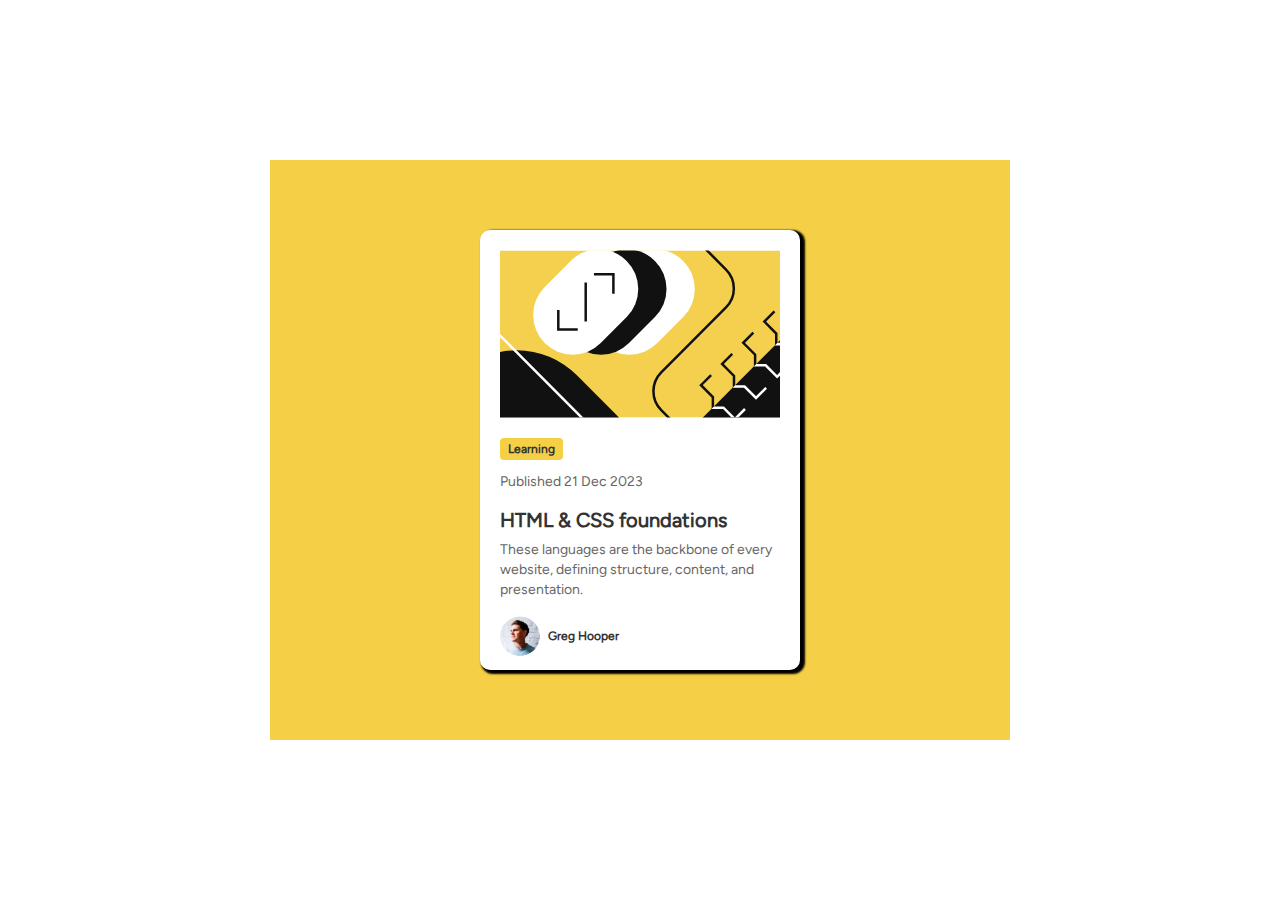
<file: blog-preview-card/index.html>
<!DOCTYPE html>
<html lang="en">
  <head>
    <meta charset="UTF-8" />
    <meta name="viewport" content="width=device-width, initial-scale=1.0" />
    <link rel="icon" href="./images/favicon-32x32.png" type="image">
    <title>Blog Preview Card</title>
    <link rel="stylesheet" href="./style.css">
  </head>
  <body>
    <div class="container">
      <div class="card-container">
        <div class="card-header">
          <img src="./images/illustration-article.svg" alt="Blog Icon" />
        </div>

        <div class="blog-content">
          <span class="label">Learning</span>
          <p>Published 21 Dec 2023</p>
          <h2>HTML & CSS foundations</h2>
          <p>
            These languages are the backbone of every website, defining
            structure, content, and presentation.
          </p>
          <div class="author">
            <img src="./images/image-avatar.webp" alt="Author Avatar" />
            <span>Greg Hooper</span>
          </div>
        </div>
      </div>
    </div>
  </body>
</html>
</file>
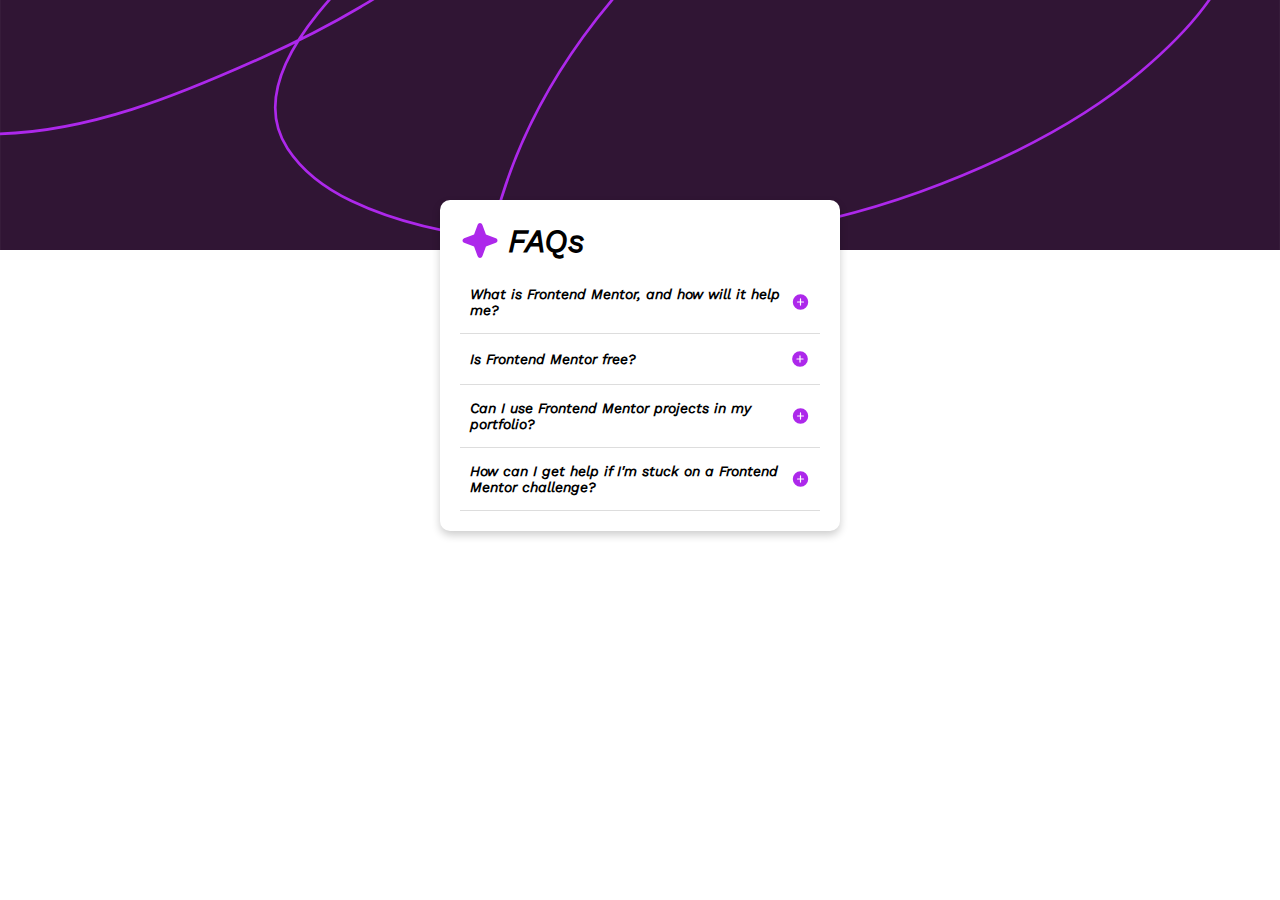
<file: faq-accordion/index.html>
<!DOCTYPE html>
<html lang="en">
<head>
  <meta charset="UTF-8">
  <meta name="viewport" content="width=device-width, initial-scale=1.0">
  <title>FAQ Accordion</title>
  <link rel="stylesheet" href="./style.css">
</head>
<body>
  <div class="faq-header">
  </div>

  <div class="faq-container">
    <div class="faq-star">
      <img src="./images/icon-star.svg" alt="">
      <h1> FAQs</h1>
    </div>
    <div class="faq-item">
      <div class="faq-question">
        <span>What is Frontend Mentor, and how will it help me?</span>
        <img src="./images/icon-plus.svg" alt="Toggle Icon" class="toggle-icon">
      </div>
      <div class="faq-answer">
        Frontend Mentor offers realistic coding challenges to help developers improve their 
        frontend coding skills with projects in HTML, CSS, and JavaScript. It's suitable for 
        all levels and ideal for portfolio building.
      </div>
    </div>


    <div class="faq-item">
      <div class="faq-question">
        <span>Is Frontend Mentor free?</span>
        <img src="./images/icon-plus.svg" alt="Toggle Icon" class="toggle-icon">
      </div>
      <div class="faq-answer">
        Yes, Frontend Mentor offers both free and premium coding challenges, with the free 
  option providing access to a range of projects suitable for all skill levels.
      </div>
    </div>


    <div class="faq-item">
      <div class="faq-question">
        <span>Can I use Frontend Mentor projects in my portfolio?</span>
        <img src="./images/icon-plus.svg" alt="Toggle Icon" class="toggle-icon">
      </div>
      <div class="faq-answer">
        Yes, you can use projects completed on Frontend Mentor in your portfolio. It's an excellent
  way to showcase your skills to potential employers!
      </div>
    </div>

    <div class="faq-item">
      <div class="faq-question">
        <span>How can I get help if I'm stuck on a Frontend Mentor challenge?</span>
        <img src="./images/icon-plus.svg" alt="Toggle Icon" class="toggle-icon">
      </div>
      <div class="faq-answer">
        The best place to get help is inside Frontend Mentor's Discord community. There's a help 
        channel where you can ask questions and seek support from other community members.
      </div>
  </div>


  <script src="./script.js"></script>
</body>
</html>
</file>
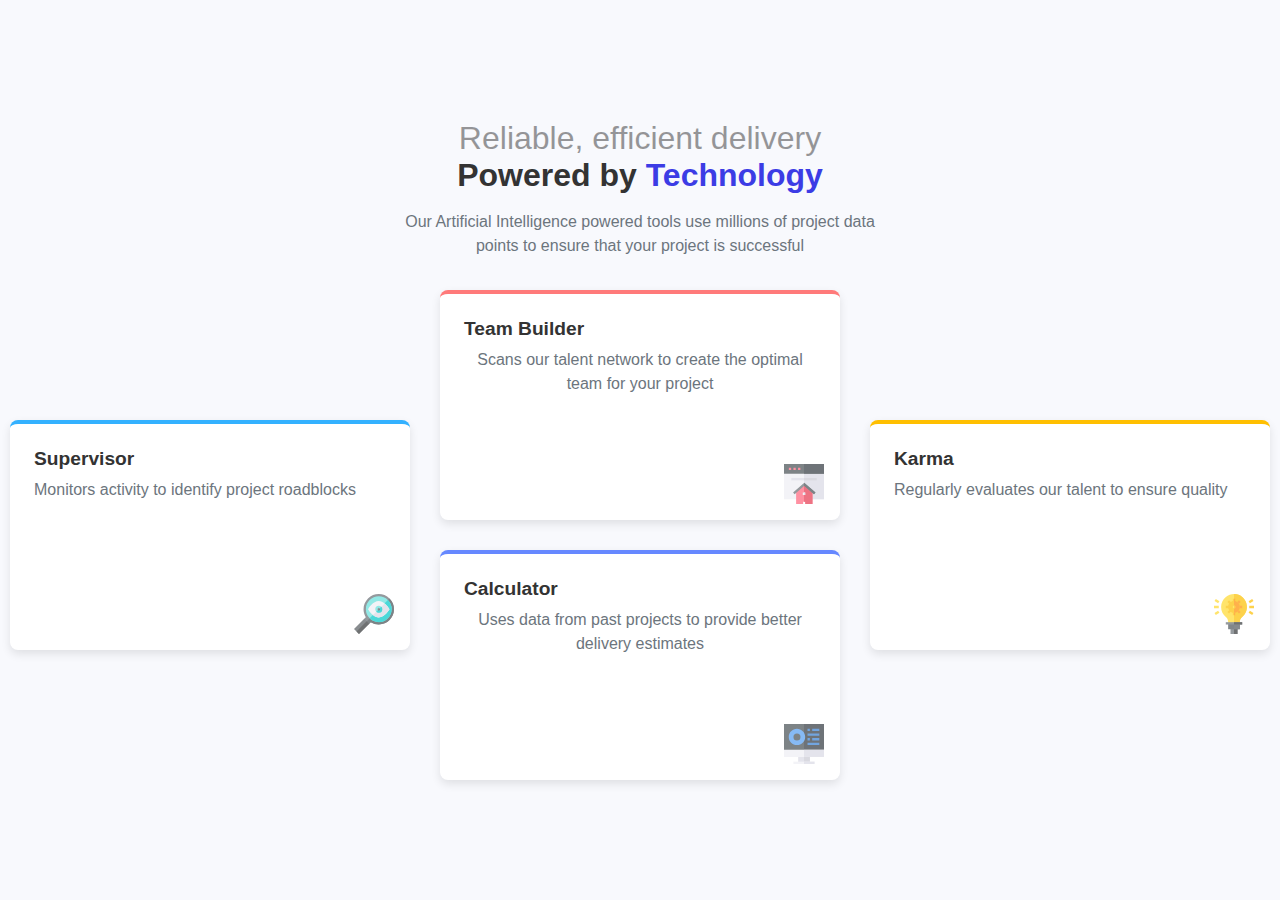
<file: four-card/index.html>
<!DOCTYPE html>
<html lang="en">
  <head>
    <meta charset="UTF-8" />
    <meta name="viewport" content="width=device-width, initial-scale=1.0" />
    <title>Four card feature section</title>
    <link
      rel="icon"
      type="image/png"
      sizes="32x32"
      href="./images/favicon-32x32.png"
    />
    <link rel="stylesheet" href="./style.css" />
  </head>
  <body>
    <div class="container">
      <div class="title">
        <h2>Reliable, efficient delivery</h2>
        <h1>
          <strong>Powered by <span>Technology</span></strong>
        </h1>
        <p>
          Our Artificial Intelligence powered tools use millions of project data
          points to ensure that your project is successful
        </p>
      </div>

      <div class="cards">
        <div class="card supervisor">
          <h3>Supervisor</h3>
          <p>Monitors activity to identify project roadblocks</p>
          <img src="./images/icon-supervisor.svg" alt="Magnifying Glass Icon" />
        </div>

        <div class="simple-card">
          <div class="card team-builder">
            <h3>Team Builder</h3>
            <p>
              Scans our talent network to create the optimal team for your
              project
            </p>
            <img src="./images/icon-team-builder.svg" alt="Team Builder Icon" />
          </div>

          <div class="card calculator">
            <h3>Calculator</h3>
            <p>
              Uses data from past projects to provide better delivery estimates
            </p>
            <img src="./images/icon-calculator.svg" alt="Calculator Icon" />
          </div>
        </div>

        <div class="card karma">
          <h3>Karma</h3>
          <p>Regularly evaluates our talent to ensure quality</p>
          <img src="./images/icon-karma.svg" alt="Light Bulb Icon" />
        </div>
      </div>
    </div>
  </body>
</html>
</file>
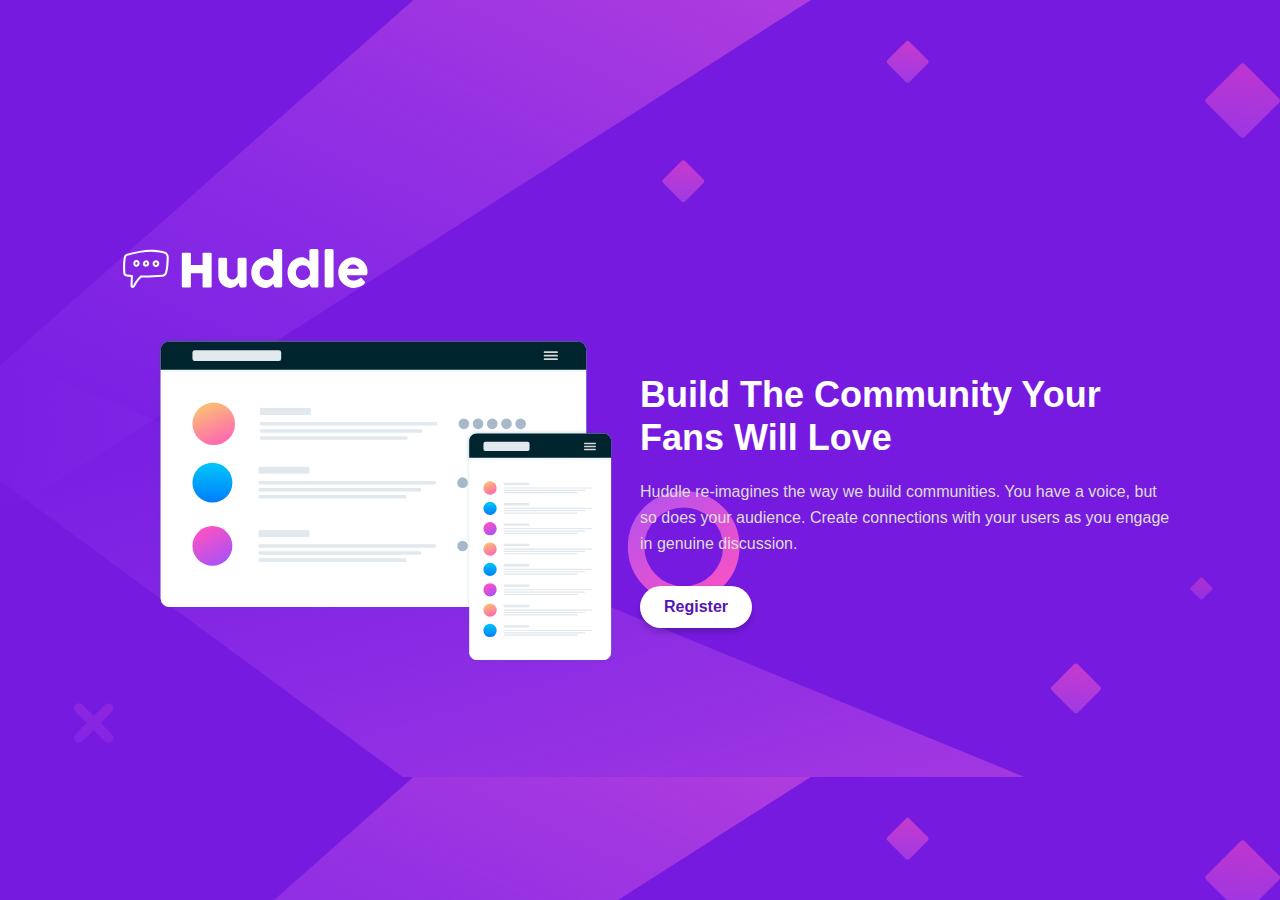
<file: huddle-landing-page/index.html>
<!DOCTYPE html>
<html lang="en">
<head>
    <meta charset="UTF-8">
    <meta name="viewport" content="width=device-width, initial-scale=1.0">
    <title> huddle landing page with single introductory section</title>
    <link rel="icon" type="image/png" sizes="32x32" href="./images/favicon-32x32.png">
    <link rel="stylesheet" href="./style.css">
</head>
<body>
   
    <div class="container">
       
        <div class="header-logo">
            <span><img src="./images/logo.svg" alt="logo.svg"></span>
        </div>
        <div class="content">
            <div class="image-section">
                <img src="./images/illustration-mockups.svg" alt="Community Preview">
            </div>
            <div class="text-section">
              <h1>Build The Community Your Fans Will Love</h1>
              <p>
                  Huddle re-imagines the way we build communities. You have a voice, but so does your audience. 
                  Create connections with your users as you engage in genuine discussion.
              </p>
              <button>Register</button>
          </div>

        </div>
    </div>
</body>
</html>
</file>
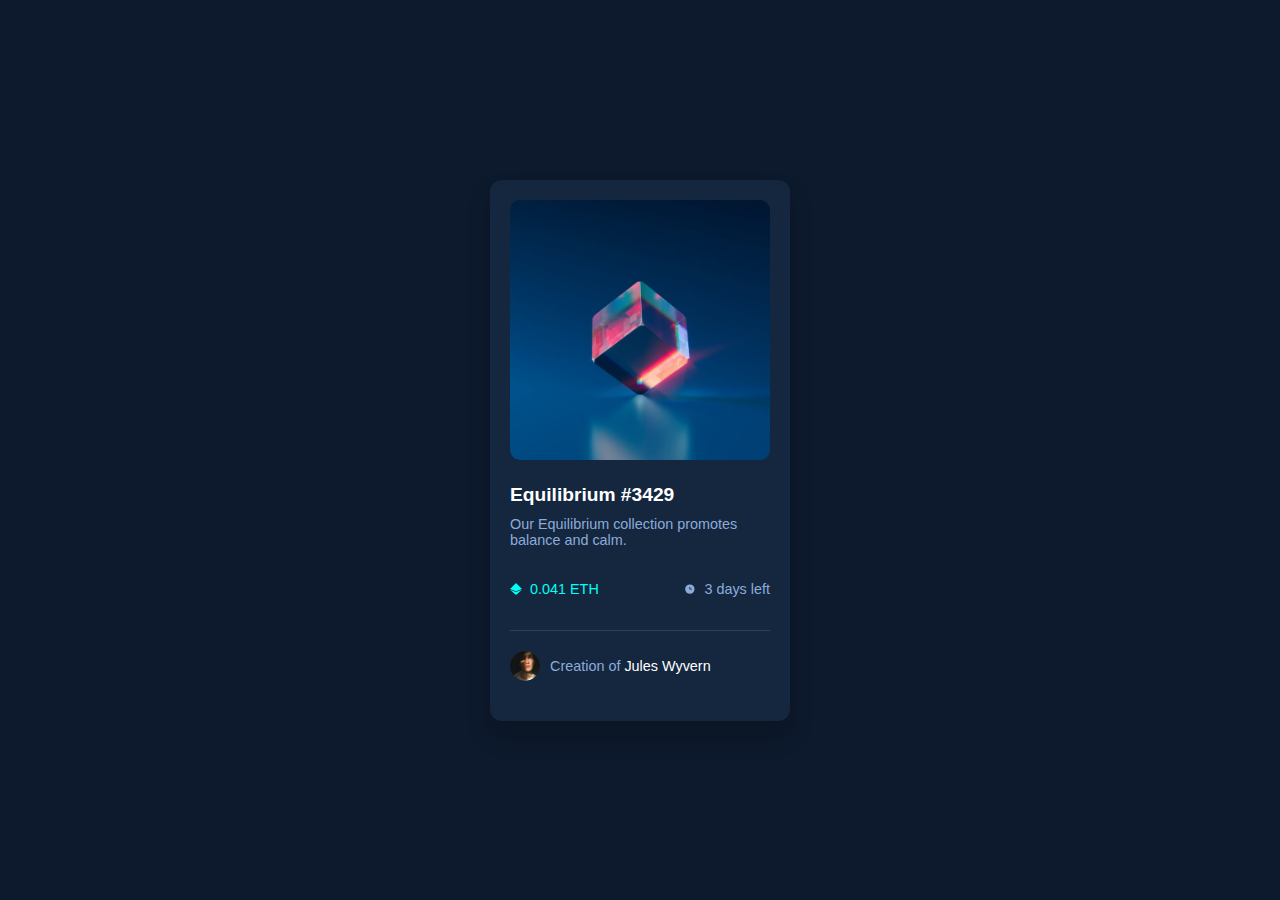
<file: nft-preview card /index.html>
<!DOCTYPE html>
<html lang="en">
<head>
    <meta charset="UTF-8">
    <meta name="viewport" content="width=device-width, initial-scale=1.0">
    <title>NFT Card</title>
    <link rel="icon" href="./images/favicon-32x32.png">
    <link rel="stylesheet" href="./style.css">
</head>
<body>
    <div class="card">
        <img src="./images/image-equilibrium.jpg" alt="NFT Image">
        <div class="title">Equilibrium #3429</div>
        <div class="description">
            Our Equilibrium collection promotes balance and calm.
        </div>
        <div class="info">
            <div class="price">
                <img src="./images/icon-ethereum.svg" alt="ETH Icon">
                0.041 ETH
            </div>
            <div class="time">
                <img src="./images/icon-clock.svg" alt="Clock Icon">
                3 days left
            </div>
        </div>
        <div class="creator">
            <img src="./images/image-avatar.png" alt="Creator">
            <p>Creation of <span>Jules Wyvern</span></p>
        </div>
    </div>
</body>
</html>
</file>
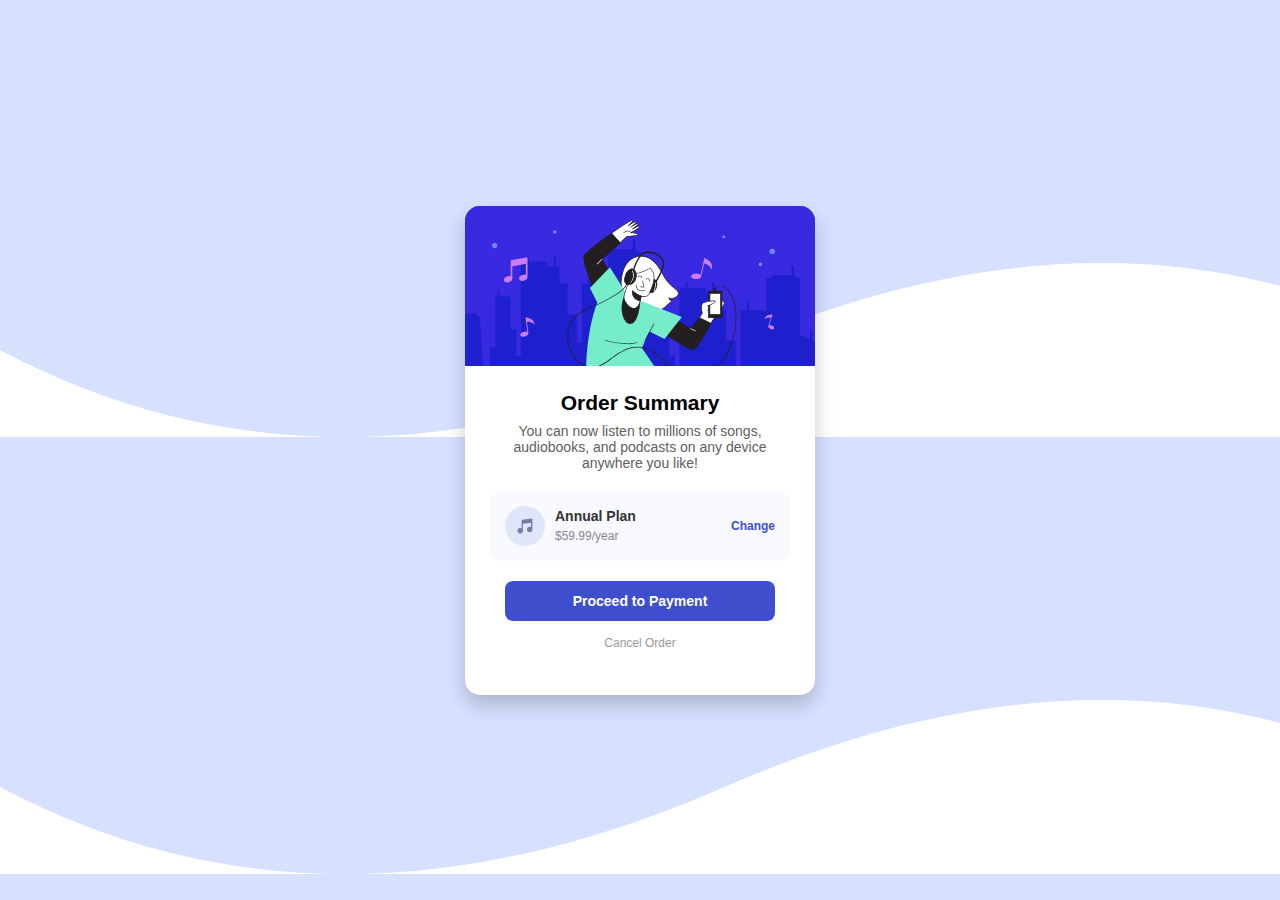
<file: order-summary-component/index.html>
<!DOCTYPE html>
<html lang="en">
<head>
    <meta charset="UTF-8">
    <meta name="viewport" content="width=device-width, initial-scale=1.0">
    <link rel="icon" type="image/png" sizes="32x32" href="./images/favicon-32x32.png">
    <title> Order summary card</title>
    <style>
        /* Reset basic margin and padding */
        * {
            margin: 0;
            padding: 0;
            box-sizing: border-box;
            font-family: Arial, sans-serif;
        }

        body {
            background-image: url('./images/pattern-background-desktop.svg');
            display: flex;
            justify-content: center;
            align-items: center;
            height: 100vh;
        }

        .container {
            background-color: #fff;
            width: 350px;
            border-radius: 15px;
            box-shadow: 0 10px 20px rgba(0, 0, 0, 0.2);
            text-align: center;
            overflow: hidden;
        }

        .header {
            background-color: #3E4ECC;
            /* padding: 30px 20px; */
            position: relative;
            height:160px;
        }

        .header img {
            width: 100%;
            height: 160px;
            /* margin: auto; */
        }

        .header::after {
            content: "";
            background: url("https://i.imgur.com/Xf6yx9g.png") no-repeat;
            background-size: contain;
            position: absolute;
            top: 10px;
            left: 50%;
            transform: translateX(-50%);
            width: 150px;
            height: 150px;
        }

        .header h1 {
            color: white;
            font-size: 28px;
            margin-top: 15px;
        }

        .order-content {
            padding: 25px;
            font-size: 14px;
            color: #606060;
        }
        .order-content h2 {
            color: #000000;
            margin-bottom: 8px;
        }

        .plan-box {
            display: flex;
            align-items: center;
            justify-content: space-between;
            background: #F9FAFF;
            border-radius: 10px;
            padding: 15px;
            margin: 20px 0;
        }

        .plan-box img {
            width: 40px;
            margin-right: 10px;
        }

        .plan-box .details {
            text-align: left;
        }

        .plan-box .details h4 {
            font-weight: 600;
            color: #333;
            margin-bottom: 5px;
        }

        .plan-box .details p {
            color: #888;
            font-size: 12px;
        }

        .plan-box a {
            color: #3E4ECC;
            text-decoration: none;
            font-weight: 600;
            font-size: 12px;
        }

        .btn {
            display: block;
            background-color: #3E4ECC;
            color: #fff;
            text-decoration: none;
            padding: 12px 0;
            border-radius: 8px;
            font-weight: 600;
            margin: 15px auto;
            width: 90%;
            text-align: center;
        }

        .btn:hover {
            background-color: #2C3A9E;
        }

        .cancel {
            color: #999;
            text-decoration: none;
            font-size: 12px;
            margin: 10px 0 20px;
            display: block;
        }

        .cancel:hover {
            color: #666;
        }
    </style>
</head>
<body>
    <div class="container">
        <!-- Top header -->
        <div class="header">
            <img src="./images/illustration-hero.svg" alt="Music Illustration">
        </div>

        <!-- Order Summary -->
        <div class="order-content">
            <h2>Order Summary</h2>
            <p>
                You can now listen to millions of songs, audiobooks, and podcasts on any device anywhere you like!
            </p>

            <div class="plan-box">
                <div style="display: flex; align-items: center;">
                    <img src="./images/icon-music.svg" alt="Music Icon">
                    <div class="details">
                        <h4>Annual Plan</h4>
                        <p>$59.99/year</p>
                    </div>
                </div>
                <a href="#">Change</a>
            </div>

            <a href="#" class="btn">Proceed to Payment</a>
            <a href="#" class="cancel">Cancel Order</a>
        </div>
    </div>
</body>
</html>
</file>
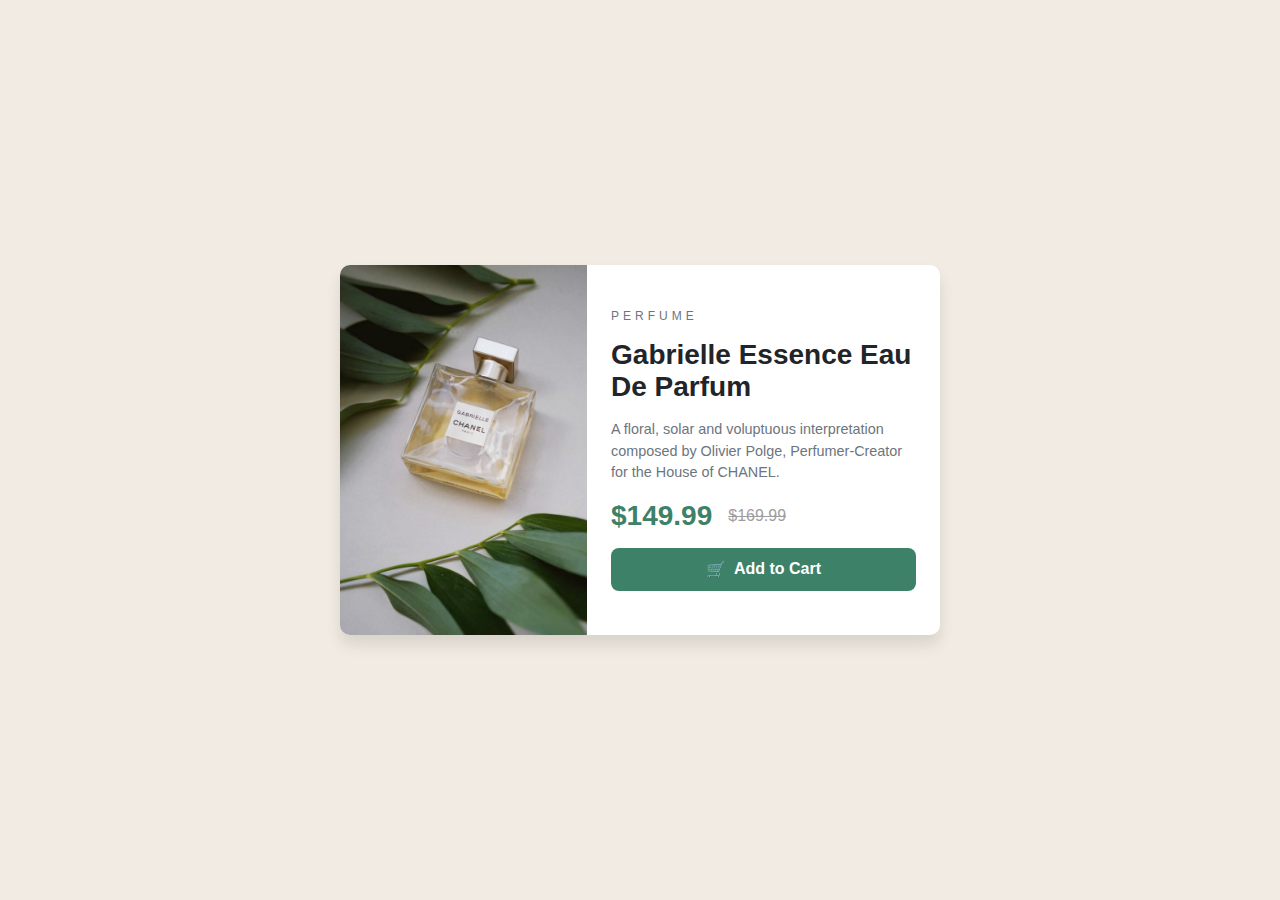
<file: product-preview-card/index.html>
<!DOCTYPE html>
<html lang="en">
<head>
    <meta charset="UTF-8">
    <meta name="viewport" content="width=device-width, initial-scale=1.0">
    <title>product preview card component</title>
    <link rel="icon" type="image/png" sizes="32x32" href="./images/favicon-32x32.png">
    <link rel="stylesheet" href="./style.css">
</head>
<body>
    <div class="card">
        <div class="card-image">
            <img src="./images/image-product-desktop.jpg" alt="Perfume Bottle">
        </div>
        <div class="card-content">
            <span class="product-category">Perfume</span>
            <h1 class="product-title">Gabrielle Essence Eau De Parfum</h1>
            <p class="product-description">
              A floral, solar and voluptuous interpretation composed by Olivier Polge, 
              Perfumer-Creator for the House of CHANEL.
            </p>
            <div class="product-price">
                <span class="current-price">$149.99</span>
                <span class="original-price">$169.99</span>
            </div>
            <button class="add-to-cart">
                <span class="./images/icon-cart.svg">🛒</span> Add to Cart
            </button>
        </div>
    </div>
</body>
</html>
</file>
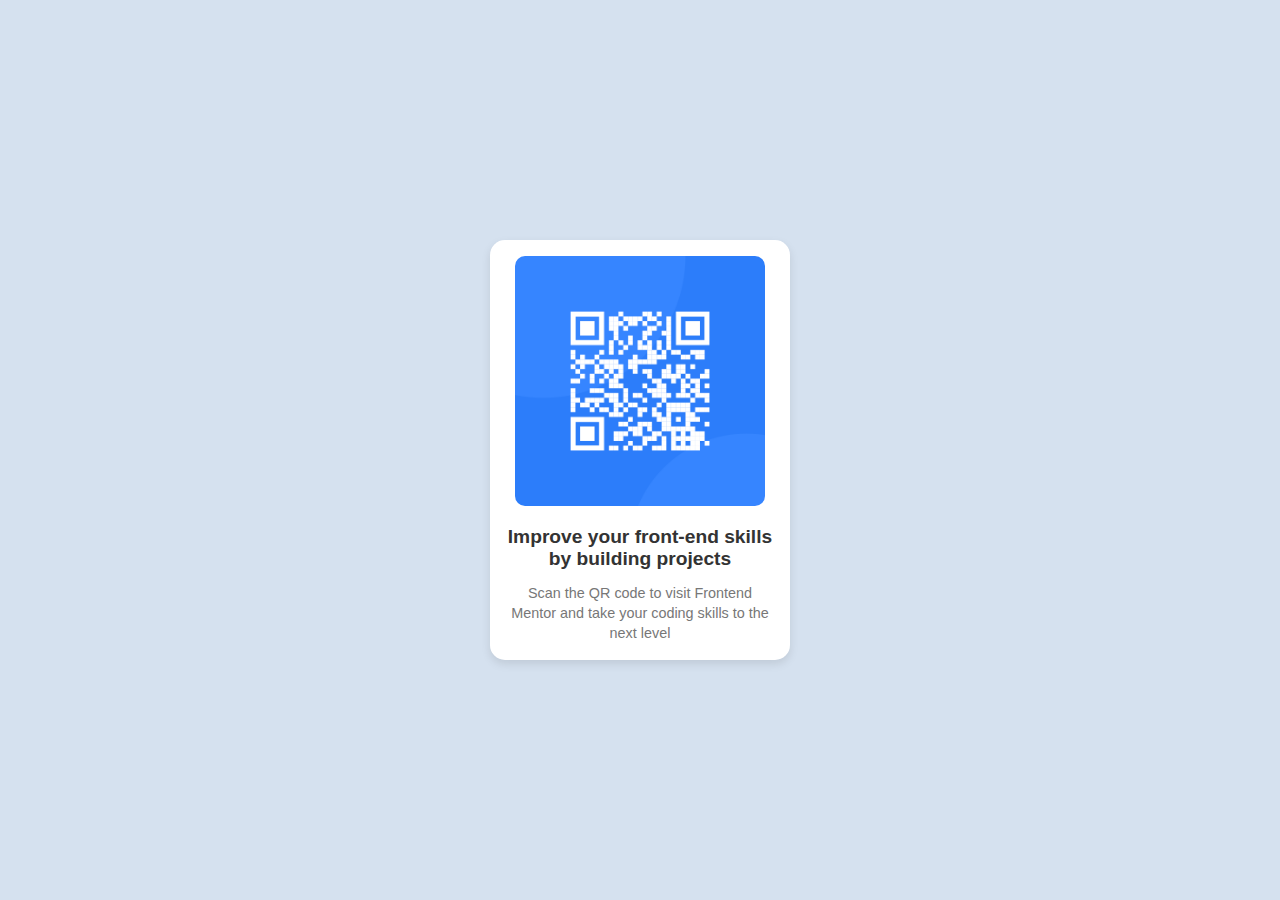
<file: qr-code-component/index.html>
<!DOCTYPE html>
<html lang="en">
  <head>
    <meta charset="UTF-8" />
    <meta name="viewport" content="width=device-width, initial-scale=1.0" />
    <title>QR code component</title>
    <link rel="stylesheet" href="./style.css" />
    <link rel="icon" href="./images/favicon-32x32.png" type="icon" />
  </head>
  <body>
    <div class="card">
      <img src="./images/image-qr-code.png" alt="QR Code" />

      <h2>Improve your front-end skills by building projects</h2>

      <p>
        Scan the QR code to visit Frontend Mentor and take your coding skills to
        the next level
      </p>
    </div>
  </body>
</html>
</file>
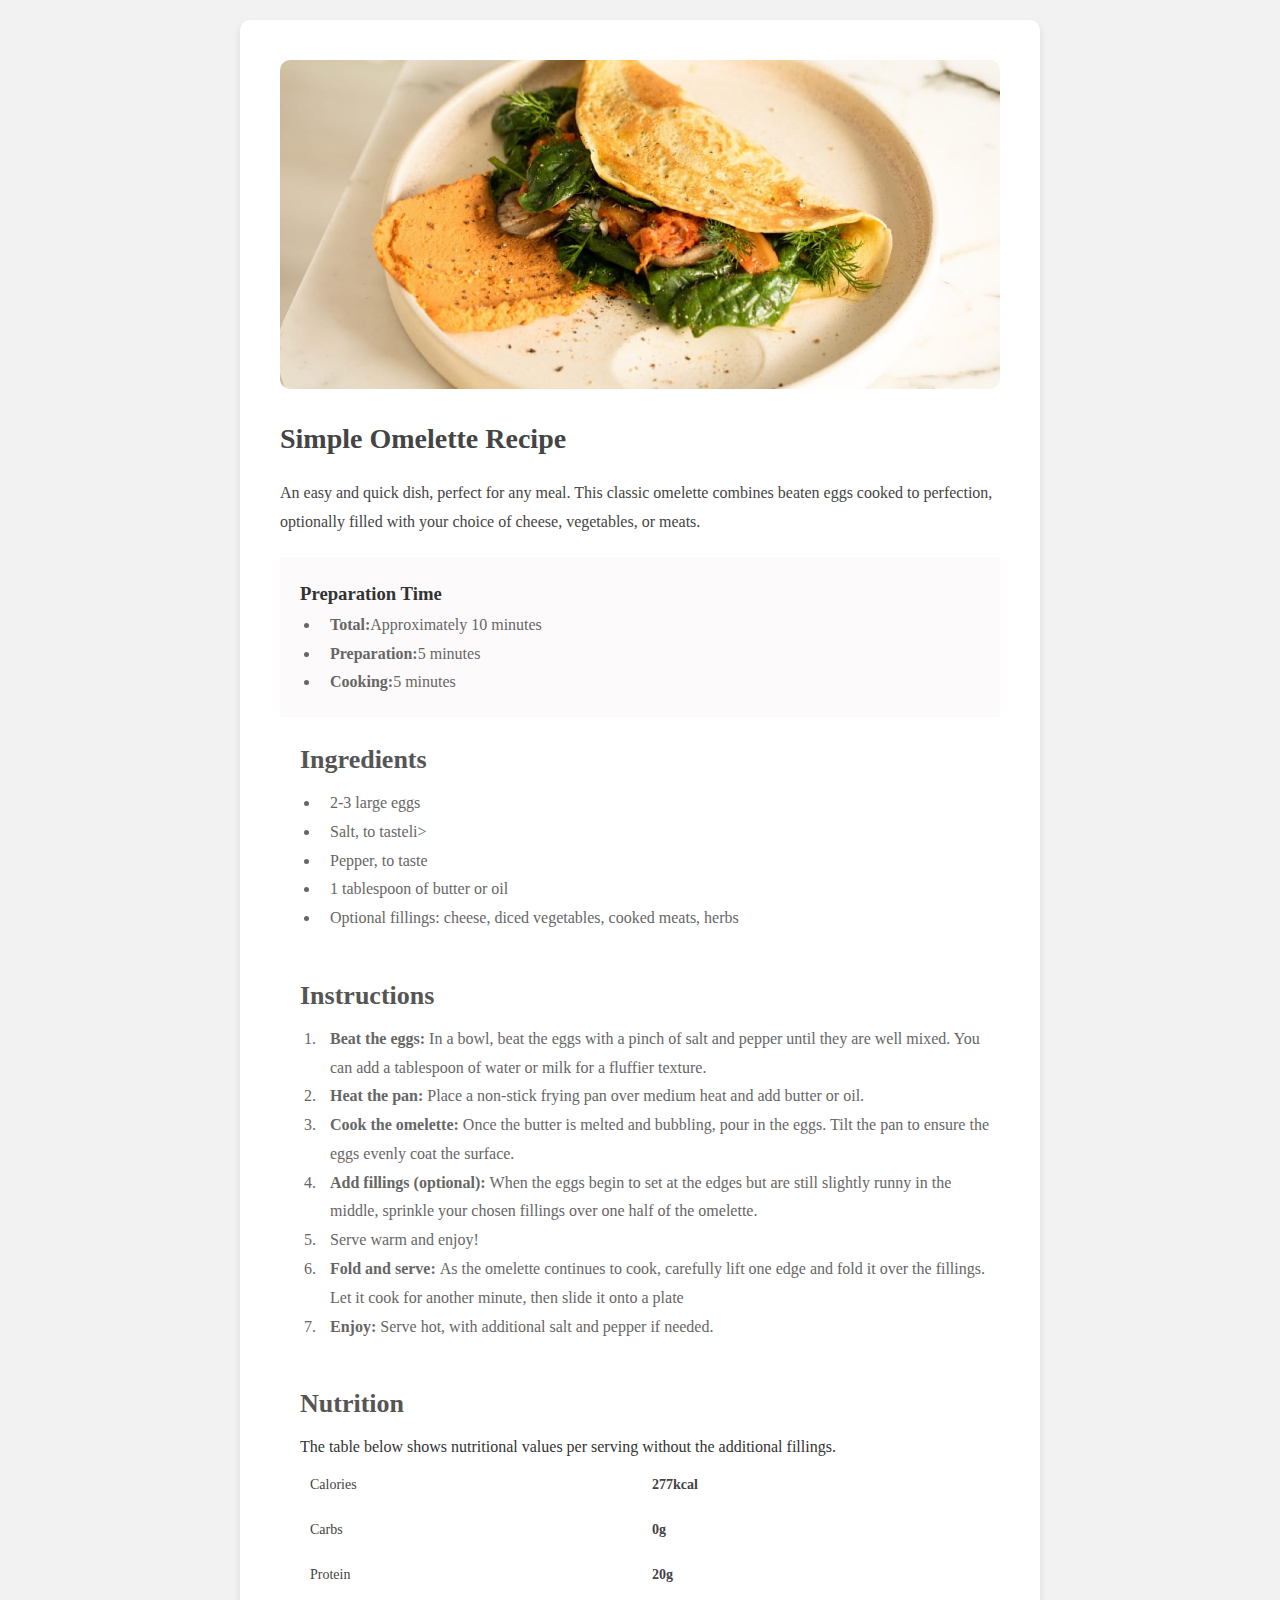
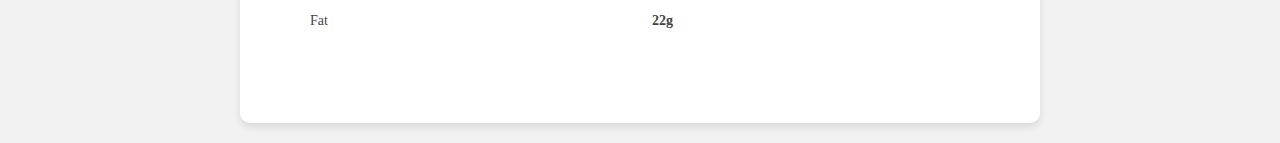
<file: recipe-page/index.html>
<!DOCTYPE html>
<html lang="en">
  <head>
    <meta charset="UTF-8" />
    <meta name="viewport" content="width=device-width, initial-scale=1.0" />
    <title>Recipe Page</title>
    <style>
      * {
        margin: 0;
        padding: 0;
        box-sizing: border-box;
      }

      body {
        /* font-family: 'Poppins', sans-serif; */
        line-height: 1.8;
        color: #333;
        background-color: #f2f2f2;
        padding: 20px;
      }

      .container {
        max-width: 800px;
        margin: 0 auto;
        background: #ffffff;
        padding: 40px;
        border-radius: 10px;
        box-shadow: 0 4px 8px rgba(0, 0, 0, 0.1);
      }

      header {
        text-align: start;
        margin-bottom: 20px;
      }

      header img {
        max-width: 100%;
        height: auto;
        border-radius: 10px;
      }

      header h1 {
        margin-top: 15px;
        font-size: 28px;
        color: #444;
      }
      header p {
        margin-top: 15px;
        color: #444;
      }
      .preparation-time {
        background-color: rgb(253, 250, 251);
        padding: 20px;
      }
      .preparation-time li {
        padding-left: 10px;
      }
      .Ingredients {
        padding: 20px;
      }

      .Ingredients li {
        padding-left: 10px;
      }
      .Instructions li {
        padding-left: 10px;
        max-width: 700px;
      }
      .Instructions {
        padding-left: 20px;
      }
      section {
        margin-bottom: 20px;
      }

      section h2 {
        /* margin-bottom: 15px; */
        font-size: 26px;
        color: #555;
        /* border-bottom: 3px solid #e0e0e0; */
        padding-bottom: 5px;
      }

      ul {
        list-style: disc;
        margin-left: 20px;
        color: #666;
      }

      ol {
        margin-left: 20px;
        color: #666;
      }

      .nutrition {
        padding: 20px;
        border-radius: 8px;
        /* margin-top: 15px; */
      }

      .nutrition table {
        width: 100%;
        border-collapse: collapse;
        text-align: left;
        font-size: 14px;
        color: #444;
      }

      .nutrition table th,
      .nutrition table td {
        padding: 10px;
      }

      .nutrition table th {
        font-weight: 300;
      }
      .nutrition table td {
        font-weight: 700;
      }

      @media (max-width: 600px) {
        body {
          padding: 10px;
        }

        .container {
          padding: 15px;
        }

        header h1 {
          font-size: 24px;
        }

        section h2 {
          font-size: 20px;
        }
        .preparation-time {
          background-color: rgb(253, 250, 251);
          padding: 0px;
        }
        .preparation-time li {
          padding-left: 0px;
        }
        .Ingredients {
          padding: 0px;
        }

        .Ingredients li {
          padding-left: 0px;
        }
        .Instructions li {
          padding-left: 0px;
        }
        .Instructions {
          padding-left: 0px;
        }
        .nutrition {
          padding: 0px;
        }
        .nutrition {
          padding: 0px;
          padding-left: 10px;
        }
      }
    </style>
  </head>
  <body>
    <div class="container">
      <header>
        <img
          src="./assets//images//image-omelette.jpeg"
          alt="Simple Omelette"
        />
        <h1>Simple Omelette Recipe</h1>
        <p>
          An easy and quick dish, perfect for any meal. This classic omelette
          combines beaten eggs cooked to perfection, optionally filled with your
          choice of cheese, vegetables, or meats.
        </p>
      </header>

      <div class="preparation-time">
        <h3>Preparation Time</h3>
        <ul>
          <li><strong>Total:</strong>Approximately 10 minutes</li>
          <li><strong>Preparation:</strong>5 minutes</li>
          <li><strong>Cooking:</strong>5 minutes</li>
        </ul>
      </div>

      <section class="Ingredients">
        <h2>Ingredients</h2>
        <ul>
          <li>2-3 large eggs</li>
          <li>Salt, to tasteli></li>
          <li>Pepper, to taste</li>
          <li>1 tablespoon of butter or oil</li>
          <li>
            Optional fillings: cheese, diced vegetables, cooked meats, herbs
          </li>
        </ul>
      </section>

      <section class="Instructions">
        <h2>Instructions</h2>
        <ol>
          <li>
            <strong>Beat the eggs: </strong>In a bowl, beat the eggs with a
            pinch of salt and pepper until they are well mixed. You can add a
            tablespoon of water or milk for a fluffier texture.
          </li>
          <li>
            <strong>Heat the pan: </strong>Place a non-stick frying pan over
            medium heat and add butter or oil.
          </li>
          <li>
            <strong>Cook the omelette: </strong>Once the butter is melted and
            bubbling, pour in the eggs. Tilt the pan to ensure the eggs evenly
            coat the surface.
          </li>
          <li>
            <strong> Add fillings (optional): </strong> When the eggs begin to
            set at the edges but are still slightly runny in the middle,
            sprinkle your chosen fillings over one half of the omelette.
          </li>
          <li>Serve warm and enjoy!</li>
          <li>
            <strong>Fold and serve: </strong>As the omelette continues to cook,
            carefully lift one edge and fold it over the fillings. Let it cook
            for another minute, then slide it onto a plate
          </li>
          <li>
            <strong>Enjoy: </strong>Serve hot, with additional salt and pepper
            if needed.
          </li>
        </ol>
      </section>

      <section class="nutrition">
        <h2>Nutrition</h2>
        <p>
          The table below shows nutritional values per serving without the
          additional fillings.
        </p>
        <table>
          <tr>
            <th>Calories</th>
            <td>277kcal</td>
          </tr>
          <tr>
            <th>Carbs</th>
            <td>0g</td>
          </tr>
          <tr>
            <th>Protein</th>
            <td>20g</td>
          </tr>
          <tr>
            <th>Fat</th>
            <td>22g</td>
          </tr>
        </table>
      </section>
    </div>
  </body>
</html>
</file>
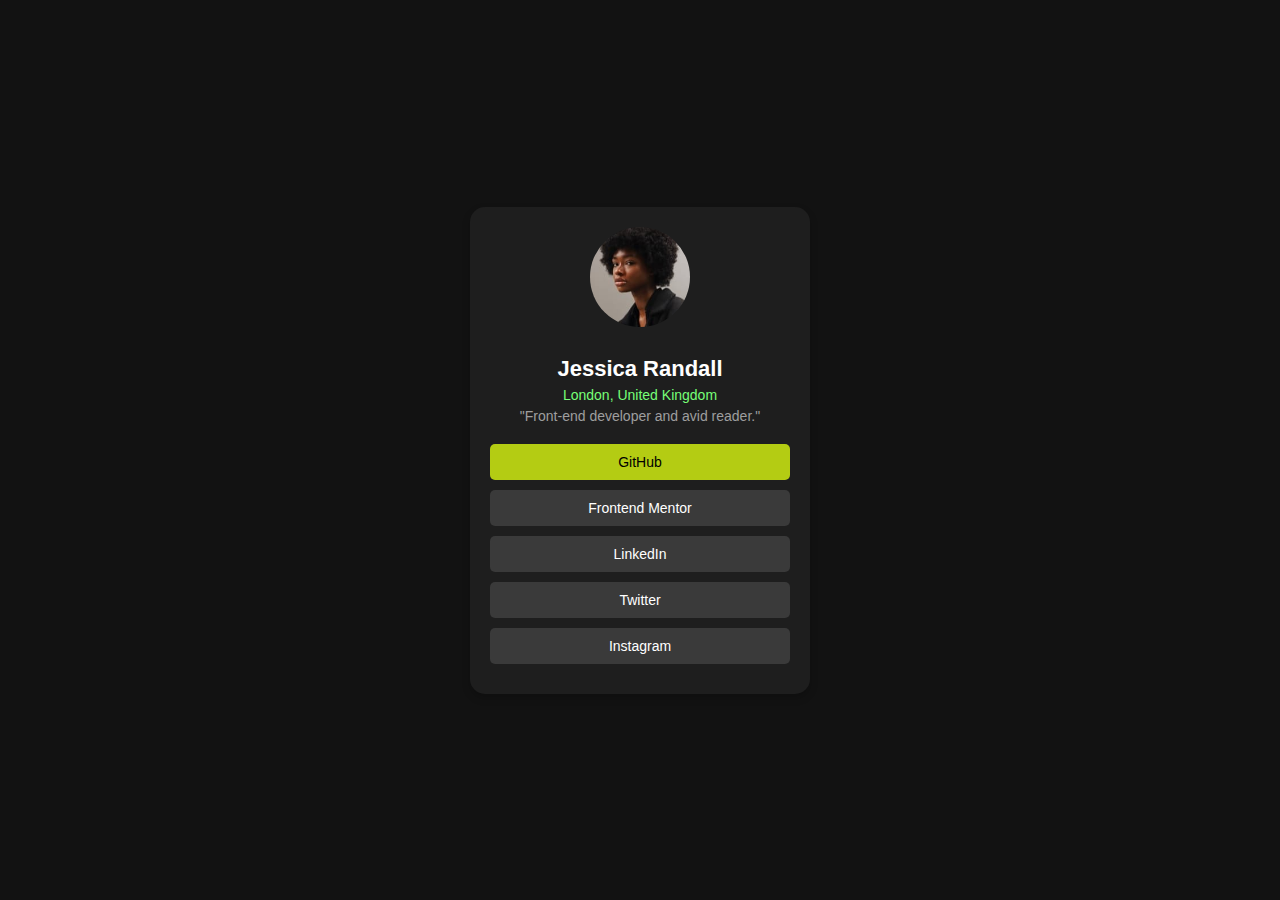
<file: social-links-profile/index.html>
<!DOCTYPE html>
<html lang="en">
<head>
    <meta charset="UTF-8">
    <meta name="viewport" content="width=device-width, initial-scale=1.0">
    <title>Profile Card</title>
    <link rel="stylesheet" href="./style.css">
    
</head>
<body>
    <div class="profile-card">
        <img src="/social-links-profile/images/avatar-jessica.jpeg" alt="Profile Picture">
        <h2> Jessica Randall</h2>
        <div class="location">London, United Kingdom</div>
        <p>"Front-end developer and avid reader."</p>
        <button class="github">GitHub</button>
        <button class="default">Frontend Mentor</button>
        <button class="default">LinkedIn</button>
        <button class="default">Twitter</button>
        <button class="default">Instagram</button>
    </div>
</body>
</html>
</file>
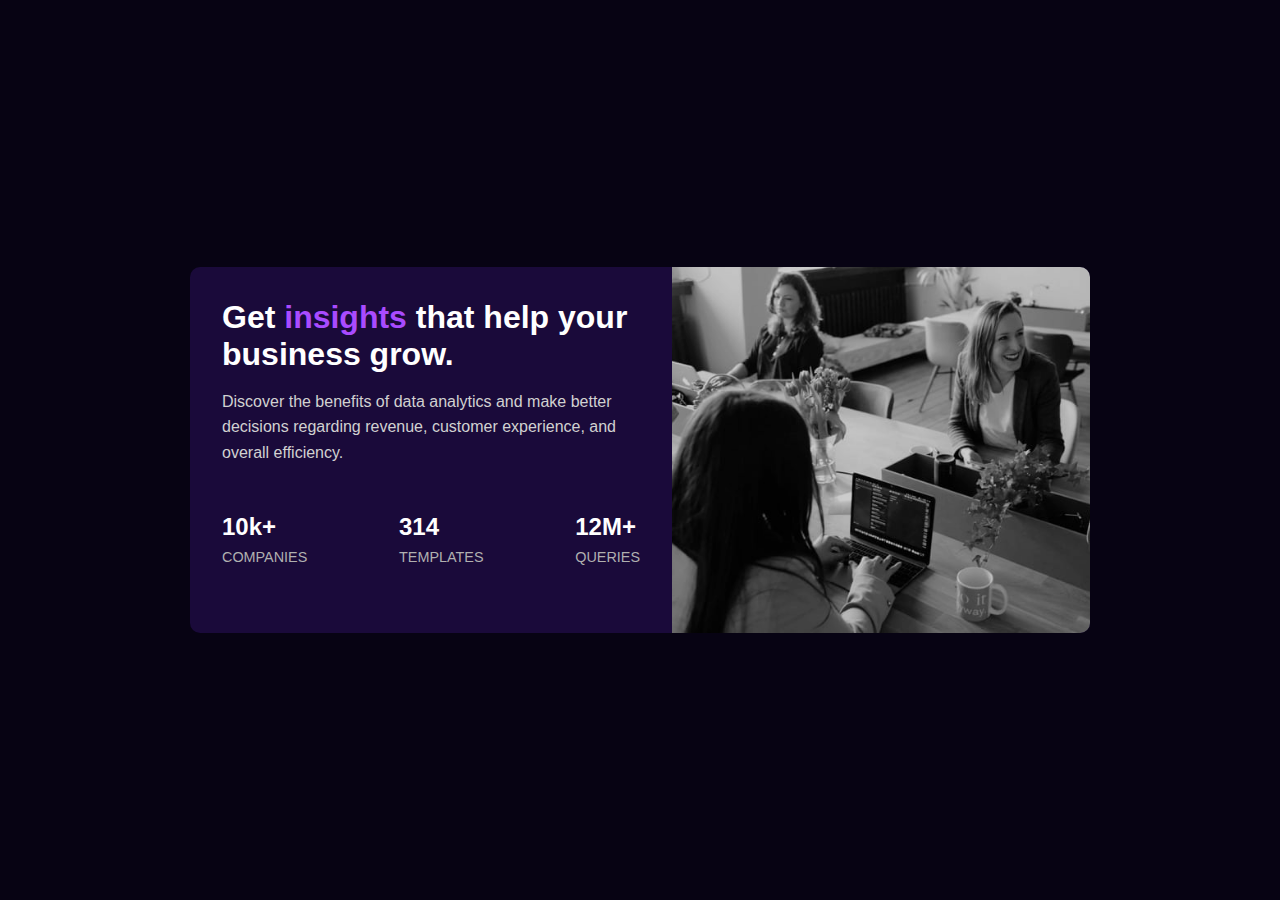
<file: stats-preview-card/index.html>
<!DOCTYPE html>
<html lang="en">
<head>
    <meta charset="UTF-8">
    <meta name="viewport" content="width=device-width, initial-scale=1.0">
    <title>Stats Preview Card</title>
    <link rel="icon" type="image/png" sizes="32x32" href="./images/favicon-32x32.png">
    <link rel="stylesheet" href="./style.css">
</head>
<body>
    <div class="container">
        <!-- Image Section -->
        <div class="image"></div>

        <!-- Content Section -->
        <div class="content">
            <h1>Get <span>insights</span> that help your business grow.</h1>
            <p>
                Discover the benefits of data analytics and make better decisions regarding revenue, customer experience, and overall efficiency.
            </p>

            <!-- Stats Section -->
            <div class="stats">
                <div>
                    <h3>10k+</h3>
                    <p>COMPANIES</p>
                </div>
                <div>
                    <h3>314</h3>
                    <p>TEMPLATES</p>
                </div>
                <div>
                    <h3>12M+</h3>
                    <p>QUERIES</p>
                </div>
            </div>
        </div>
    </div>
</body>
</html>
</file>
<file: blog-preview-card/style.css>
* {
  margin: 0;
  padding: 0;
  box-sizing: border-box;
}

body {
  font-family: 'MyFont', sans-serif;
  background-color: #ffffff;
  width: 100%;
  height: 100vh;
  display: flex;
  justify-content: center;
  align-items: center;
}
.container {
  background-color: #f5d046;
  width: 740px;
  height: 580px;
  display: flex;
  justify-content: center;
  align-items: center;
}

.card-container {
  display: flex;
  flex-direction: column;
  background-color: #ffffff;
  border-radius: 10px;
  box-shadow: 0 8px 20px rgba(0, 0, 0, 0.1);
  max-width: 320px;
  height: 440px;
  padding: 20px;
  box-shadow: 3px 2px 2px 2px;
}

.card-header {
  height: 170px;
  display: flex;
  justify-content: center;
  align-items: center;
}

.card-header img {
  width: 100%;
  height: auto;
}

.blog-content {
  padding-top: 20px;
  text-align: left;
}

.blog-content h2 {
  font-size: 20px;
  color: #333;
  margin-bottom: 8px;
}

.blog-content p {
  font-size: 14px;
  line-height: 20px;
  color: #666;
  margin-bottom: 16px;
}

.label {
  display: inline-block;
  background-color: #f5d046;
  color: #333;
  font-size: 12px;
  font-weight: bold;
  padding: 4px 8px;
  border-radius: 4px;
  margin-bottom: 12px;
}

.author {
  display: flex;
  align-items: center;
  gap: 8px;
  margin-top: 12px;
}

.author img {
  width: 40px;
  height: 40px;
  border-radius: 50%;
}

.author span {
  font-size: 12px;
  font-weight: bold;
  color: #333;
}

@font-face {
  font-family: "MyFont";
  src: url("./fonts/Figtree-VariableFont_wght.ttf") format("truetype");
  font-weight: normal;
  font-style: normal;
}
</file>
<file: faq-accordion/style.css>
* {
  margin: 0;
  padding: 0;
  box-sizing: border-box;
  font-family: 'MyFont', sans-serif;
}


body {
  background-color: #ffffff;
}


.faq-header {
  height: 250px;
  background-image: url('./images/background-pattern-desktop.svg'); /* Replace with your background image */
  background-size: cover;
  background-position: center;
  display: flex;
  justify-content: center;
  align-items: center;
  text-align: center;
  color: white;
  font-size: 2rem;
  font-weight: bold;
}


.faq-container {
  background-color: #fff;
  margin: -50px auto 30px;
  padding: 20px;
  max-width: 400px;
  border-radius: 10px;
  box-shadow: 0 4px 8px rgba(0, 0, 0, 0.2);
}
.faq-star{
 display: flex;
 gap: 8px;
 align-items: center;
 margin-bottom: 10px;
}


.faq-item {
  border-bottom: 1px solid #ddd;
  padding: 15px 10px;
  cursor: pointer;
  transition: background-color 0.3s ease;
}

.faq-item:hover {
  background-color: #f3f4ff;
}


.faq-question {
  display: flex;
  justify-content: space-between;
  align-items: center;
  font-weight: bold;
  font-size: 14px;
}

.faq-question img {
  width: 20px;
  height: 20px;
  transition: transform 0.3s ease;
}


.faq-item.active .faq-question img {
  transform: rotate(180deg);
}


.faq-answer {
  display: none;
  margin-top: 10px;
  color: #333;
  font-size: 14px;
  line-height: 1.5;
}

.faq-item.active .faq-answer {
  display: block;
} 
@font-face {
 font-family: "MyFont";
 src: url("./fonts/WorkSans-Italic-VariableFont_wght.ttf");
 font-weight: normal;
 font-style: normal;
}
</file>
<file: four-card/style.css>
* {
  margin: 0;
  padding: 0;
  box-sizing: border-box;
  font-family: Arial, sans-serif;
}

body {
  /* Body Styling */
  background-color: #f8f9fd;
  display: flex;
  justify-content: center;
  align-items: center;
  min-height: 100vh;
  margin: 0;
}


.container {
  text-align: center;
  width: 80%;
  max-width: 1200px;
  display: flex;
  flex-direction: column;
  justify-items: center;
  align-items: center;
}
.container p {
  max-width: 500px;
  text-align: center;
  display: flex;
  
}


.title h2 {
  font-size: 2rem;
  font-weight: 300;
  opacity: 0.4;
}

.title h1 {
  font-size: 2rem;
  font-weight: bold;
  color: #333;
}

.title h1 span {
  color: #3c3ce5;
}

.title p {
  color: #6c757d;
  margin: 1rem 0 2rem 0;
  line-height: 1.5;
}


.cards {
  display: flex;
  flex-direction: row;
  align-items: center;
  gap: 30px;
}

.card {
  background: #fff;
  border-radius: 8px;
  box-shadow: 0 4px 10px rgba(0, 0, 0, 0.1);
  padding: 1.5rem;
  text-align: left;
  width: 400px;
  height: 230px;
  position: relative;
  transition: transform 0.3s ease, box-shadow 0.3s ease;
}

.card:hover {
  transform: translateY(-10px);
  box-shadow: 0 10px 20px rgba(0, 0, 0, 0.2);
}

.card h3 {
  color: #333;
  margin-bottom: 0.5rem;
  font-size: 1.2rem;
}

.card p {
  color: #6c757d;
  line-height: 1.5;
}

.card img {
  position: absolute;
  bottom: 1rem;
  right: 1rem;
  width: 40px;
  height: 40px;
  opacity: 0.7;
}

.supervisor {
  border-top: 4px solid #33b1ff;
}

.team-builder {
  border-top: 4px solid #ff7a7a;
}

.calculator {
  border-top: 4px solid #6688ff;
}

.karma {
  border-top: 4px solid #ffbf00;
}


@media (max-width: 768px) {
  .simple-card {      
    display: flex;
    flex-direction:row;
    gap: 30px;
  }
  .cards {
    display: flex;
    flex-direction: column;
    align-items: center;
    gap: 30px;
  }
}

.simple-card {      
  display: flex;
  flex-direction: column;
  gap: 30px;
}
</file>
<file: huddle-landing-page/style.css>
* {
  margin: 0;
  padding: 0;
  box-sizing: border-box;
  font-family: 'Arial', sans-serif;
}

body {
  background-image: url('./images/bg-desktop.svg');background-color: #771ae0;background-size:contain;
  color: #fff;
  display: flex;
  justify-content: center;
  align-items: center;
  height: 100vh;
  text-align: center;
}

.container {
  display: flex;
  flex-direction: column;
  align-items: center;
  justify-content: center;
  max-width: 1100px;
  padding: 20px;
}

.header-logo {
  display: flex;
  justify-content: flex-start;
  width: 100%;
  font-size: 24px;
  font-weight: bold;
  color: #fff;
  margin-bottom: 30px;
}

.header-logo img {
  margin-right: 10px;
}

.content {
  display: flex;
  align-items: center;
  justify-content: space-between;
  width: 100%;
}

.text-section {
  max-width: 50%;
  text-align: left;
}

.text-section h1 {
  font-size: 36px;
  font-weight: bold;
  line-height: 1.2;
  margin-bottom: 20px;
}

.text-section p {
  font-size: 16px;
  margin-bottom: 30px;
  line-height: 1.6;
  color: #ddd;
}

.text-section button {
  background-color: #fff;
  color: #5514B4;
  font-size: 16px;
  font-weight: bold;
  border: none;
  padding: 12px 24px;
  border-radius: 24px;
  cursor: pointer;
  box-shadow: 0 4px 6px rgba(0, 0, 0, 0.2);
  transition: 0.3s ease;
}

.text-section button:hover {
  background-color: #ddd;
}

.image-section {
  position: relative;
  flex: 1;
  display: flex;
  justify-content: center;
  margin-left: 20px;
}

.image-section img {
  max-width: 90%;
  height: auto;
}

.social-icons {
  display: flex;
  justify-content: center;
  margin-top: 30px;
  gap: 20px;
}

.social-icons a {
  color: #fff;
  font-size: 20px;
  text-decoration: none;
}

.social-icons a:hover {
  opacity: 0.7;
}

@media (max-width: 768px) {
  body{
      background-image: url('./images/bg-mobile.svg');background-color: #771ae0;background-size:cover;
  }
  .content {
      flex-direction: column;
      text-align: center;
  }

  .text-section {
      max-width: 100%;
      text-align: center;
      margin-bottom: 20px;
  }

  .image-section {
      margin-left: 0;
  }
}
</file>
<file: nft-preview card /style.css>
* {
  margin: 0;
  padding: 0;
  box-sizing: border-box;
  font-family: Arial, Helvetica, sans-serif;
}

body {
  background-color: #0d1a2d;
  display: flex;
  justify-content: center;
  align-items: center;
  min-height: 100vh;
}

.card {
  background-color: #15263f;
  border-radius: 12px;
  padding: 20px;
  width: 300px;
  box-shadow: 0 15px 25px rgba(0, 0, 0, 0.2);
  color: #fff;
}

.card img {
  width: 100%;
  height: auto;
  border-radius: 10px;
  margin-bottom: 20px;
}

.title {
  font-size: 1.2rem;
  font-weight: bold;
  margin-bottom: 10px;
}

.description {
  font-size: 0.9rem;
  color: #8bacda;
  margin-bottom: 15px;
}

.info {
  display: flex;
  justify-content: space-between;
  align-items: center;
  margin-bottom: 15px;
  gap: 10px;
}

.info .price, .info .time {
  display: flex;
  align-items: center;
  font-size: 0.9rem;
}

.info .price {
  color: #00fff7;
}

.info .time {
  color: #8bacda;
}

.info img {
  margin-right: 8px;
  width: 12px;
  margin-top: 20px;
  height: 12px;
}

.creator {
  display: flex;
  align-items: center;
  border-top: 1px solid #2e405a;
}

.creator img {
  border-radius: 50%;
  width: 30px;
  height: 30px;
  margin-right: 10px;
  margin-top: 20px;
}

.creator p {
  font-size: 0.9rem;
  color: #8bacda;
}

.creator span {
  color: #fff;
}
</file>
<file: qr-code-component/style.css>
* {
  margin: 0;
  padding: 0;
  box-sizing: border-box;
  font-family: Arial, sans-serif;
}

body {
  background-color: #d5e1ef; 
  display: flex;
  justify-content: center;
  align-items: center;
  min-height: 100vh;
  margin: 0;
}

.card {
  background-color: #ffffff;
  width: 300px;
  border-radius: 15px;
  box-shadow: 0 4px 10px rgba(0, 0, 0, 0.1);
  text-align: center;
  padding: 1rem;
}

.card img {
  width: 100%;
  max-width: 250px;
  border-radius: 10px;
  margin-bottom: 1rem;
}

.card h2 {
  font-size: 1.2rem;
  font-weight: bold;
  color: #333;
  margin-bottom: 0.8rem;
}

.card p {
  font-size: 0.9rem;
  color: #777;
  line-height: 1.4;
}
</file>
<file: social-links-profile/style.css>
body {
  margin: 0;
  font-family: Arial, sans-serif;
  background-color: #121212;
  display: flex;
  justify-content: center;
  align-items: center;
  height: 100vh;
}

.profile-card {
  background-color: #1e1e1e;
  color: white;
  width: 300px;
  padding: 20px;
  border-radius: 15px;
  text-align: center;
  box-shadow: 0 4px 8px rgba(0, 0, 0, 0.2);
}

.profile-card img {
  width: 100px;
  height: 100px;
  border-radius: 50%;
  object-fit: cover;
  margin-bottom: 15px;
}

.profile-card h2 {
  margin: 10px 0 5px;
  font-size: 22px;
}

.profile-card p {
  margin: 5px 0 20px;
  font-size: 14px;
  color: #9e9e9e;
}

.profile-card .location {
  color: #77ff77;
  font-size: 14px;
}

.profile-card button {
  width: 100%;
  padding: 10px;
  margin-bottom: 10px;
  font-size: 14px;
  color: white;
  border: none;
  border-radius: 5px;
  cursor: pointer;
}

.profile-card button.github {
  background-color: #b4cc13;
  color: black;
}

.profile-card button.default {
  background-color: #3a3a3a;
}

.profile-card button:hover {
  opacity: 0.9;
}
</file>
<file: stats-preview-card/style.css>
* {
  margin: 0;
  padding: 0;
  box-sizing: border-box;
  font-family: Arial, sans-serif;
}

body {
  background-color: #070313;
  display: flex;
  justify-content: center;
  align-items: center;
  min-height: 100vh;
  margin: 0;
}

/* Container */
.container {
  display: flex;
  flex-direction: row-reverse;
  background-color: #1a0a3a;
  border-radius: 10px;
  overflow: hidden;
  max-width: 900px;
  color: #fff;
}

/* Image Section */
.image {
  flex: 1;
  background: url('./images/image-header-desktop.jpg') no-repeat center center/cover;
  filter: hue-rotate(270deg) brightness(0.8);
  min-height: 300px;
}

/* Content Section */
.content {
  flex: 1;
  padding: 2rem;
  display: flex;
  flex-direction: column;
  justify-content: center;
  text-align: left;
}

.content h1 {
  font-size: 2rem;
  font-weight: bold;
  margin-bottom: 1rem;
}

.content h1 span {
  color: #a94bff;
}

.content p {
  font-size: 1rem;
  color: #d1d1d1;
  margin-bottom: 2rem;
  line-height: 1.6;
}

/* Stats Section */
.stats {
  display: flex;
  justify-content: space-between;
  margin-top: 1rem;
}

.stats div {
  text-align: left;
}

.stats h3 {
  font-size: 1.5rem;
  font-weight: bold;
}

.stats p {
  font-size: 0.9rem;
  color: #b0b0b0;
  margin-top: 0.3rem;
}

/* Mobile Responsive */
@media (max-width: 768px) {
  .container {
      flex-direction: column;
      text-align: center;
  }

  .image {
      min-height: 250px;
  }

  .content {
      text-align: center;
      padding: 1.5rem;
  }

  .stats {
      flex-direction: column;
      gap: 1.5rem;
      align-items: center;
  }

  .stats div {
      text-align: center;
  }

  .content h1 {
      font-size: 1.5rem;
  }
}
</file>
<file: product-preview-card/style.css>
/* General Reset */
* {
  margin: 0;
  padding: 0;
  box-sizing: border-box;
}

body {
  font-family: 'Arial', sans-serif;
  background-color: #f2ebe3;
  display: flex;
  justify-content: center;
  align-items: center;
  min-height: 100vh;
}

/* Card Container */
.card {
  display: flex;
  background-color: #fff;
  border-radius: 10px;
  overflow: hidden;
  box-shadow: 0 10px 15px rgba(0, 0, 0, 0.1);
  max-width: 600px;
}

/* Left Side: Image */
.card-image img {
  width: 100%;
  height: auto;
  display: block;
}

/* Right Side: Content */
.card-content {
  padding: 1.5rem;
  display: flex;
  flex-direction: column;
  justify-content: center;
  gap: 1rem;
}

.product-category {
  font-size: 0.75rem;
  letter-spacing: 4px;
  color: #6c757d;
  text-transform: uppercase;
}

.product-title {
  font-size: 1.75rem;
  color: #212529;
  font-weight: bold;
}

.product-description {
  font-size: 0.9rem;
  color: #6c757d;
  line-height: 1.5;
}

.product-price {
  display: flex;
  align-items: center;
  gap: 1rem;
}

.current-price {
  font-size: 1.75rem;
  font-weight: bold;
  color: #3d8168;
}

.original-price {
  text-decoration: line-through;
  color: #9e9e9e;
  font-size: 1rem;
}

.add-to-cart {
  background-color: #3d8168;
  color: #fff;
  border: none;
  border-radius: 8px;
  padding: 0.75rem;
  font-size: 1rem;
  font-weight: bold;
  cursor: pointer;
  display: flex;
  align-items: center;
  justify-content: center;
  gap: 0.5rem;
  transition: background-color 0.3s ease;
}

.add-to-cart:hover {
  background-color: #244c3f;
}

.cart-icon {
  font-size: 1.2rem;
}

/* Responsive Design */
@media (max-width: 768px) {
  .card {
      flex-direction: column;
  }

  .card-image img {
      width: 100%;
      height: auto;
  }
}
</file>
